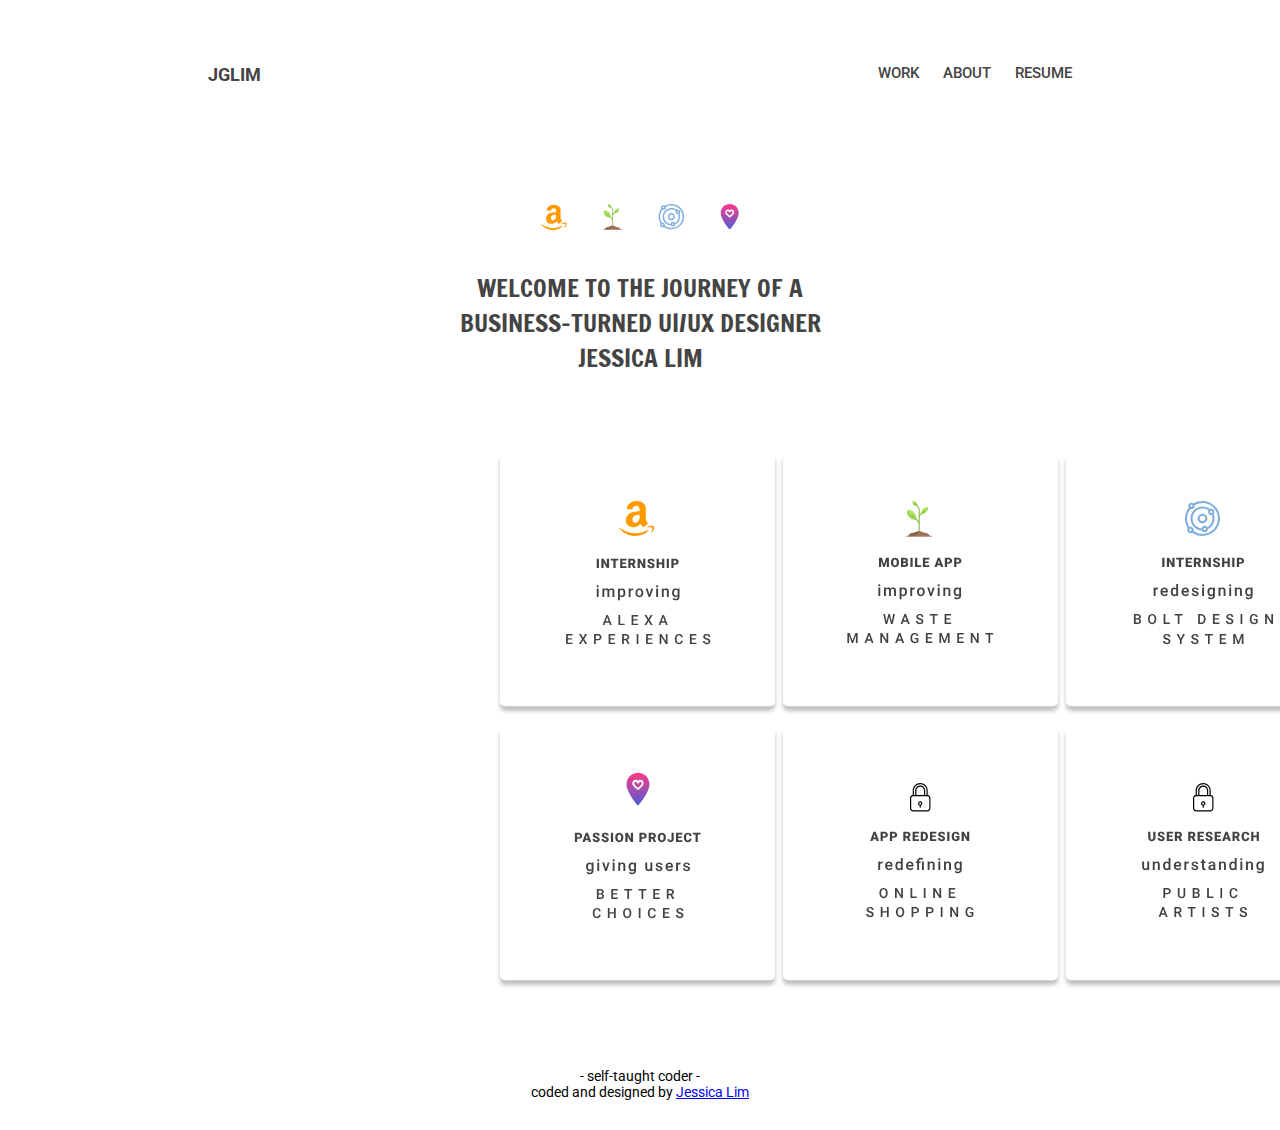
<file: index.html>
<!DOCTYPE html>
<html lang="en">
<head>
    <meta charset="UTF-8">
    <meta name="viewport" content="width=device-width, initial-scale=1.0">
    <title>jglim</title>
    <!-- <link rel="stylesheet" href="https://stackpath.bootstrapcdn.com/bootstrap/4.3.1/css/bootstrap.min.css" integrity="sha384-ggOyR0iXCbMQv3Xipma34MD+dH/1fQ784/j6cY/iJTQUOhcWr7x9JvoRxT2MZw1T" crossorigin="anonymous"> -->
    <link rel="stylesheet" href="index.css">
    <link href="https://fonts.googleapis.com/css2?family=Francois+One&family=Roboto:ital,wght@0,100;0,300;0,400;0,500;0,700;0,900;1,100;1,300;1,400;1,500;1,700;1,900&display=swap" rel="stylesheet">    
    <link rel="shortcut icon" type="image/svg" href="images/Group 247.svg">
</head> 
<body>


<header> 
    <a href="index.html" class="title">
        JGLIM
    </a>
        
    <nav>
        <a href="index.html#works" class="navbutton">WORK</a>
        <a href="about.html" class="navbutton">ABOUT</a>
        <a href="Jessica_Lim_Resume.pdf" target="_blank" class="navbutton">RESUME</a>
    </nav>
</header>

<br><br><br>

<img src="images/index_icons.svg" alt="" class="center">

<div class="intro">
    welcome to the journey of a business-turned UI/UX designer Jessica Lim
</div>


 

<div class="display">
    <div class="amazonwork">
        <a href="amazon.html">
            <img id="img0" onmouseover="newamazon()" onmouseout="amazon()" src="images/Group_298.svg">
        </a>
    </div>

    <div class="trashtalkwork">
        <a href="trashtalk.html">
            <img id= "img1" onmouseover="newtrashtalk()" onmouseout="trashtalk()" src="images/Group_288.svg"/>
        </a>
    </div>

    <div class="pegawork">
        <a href="pegasystems.html">
            <img id= "img2" onmouseover="newpega()" onmouseout="pega()" src="images/Group_289.svg"/>
        </a>
    </div>

</div>


<div id="works" class="line2">
    <div class="douwork">
        <a href="dou.html">
            <img id= "img3" onmouseover="newdou()" onmouseout="dou()" src="images/Group_287.svg"/>
        </a>
    </div>
    <div class="publicart">
            <img src="images/redesign.svg" alt="uniqlo redesign">
    </div>
    <div class="uniqlo">
            <img src="images/Group 291.svg" alt="public art">
    </div>
</div>

<footer>
    <p>
        - self-taught coder -
        <br>coded and designed by 
        <a href="about.html" class="link">Jessica Lim</a>
    </p>
</footer>
<script src="index.js"></script>
</body>
</file>
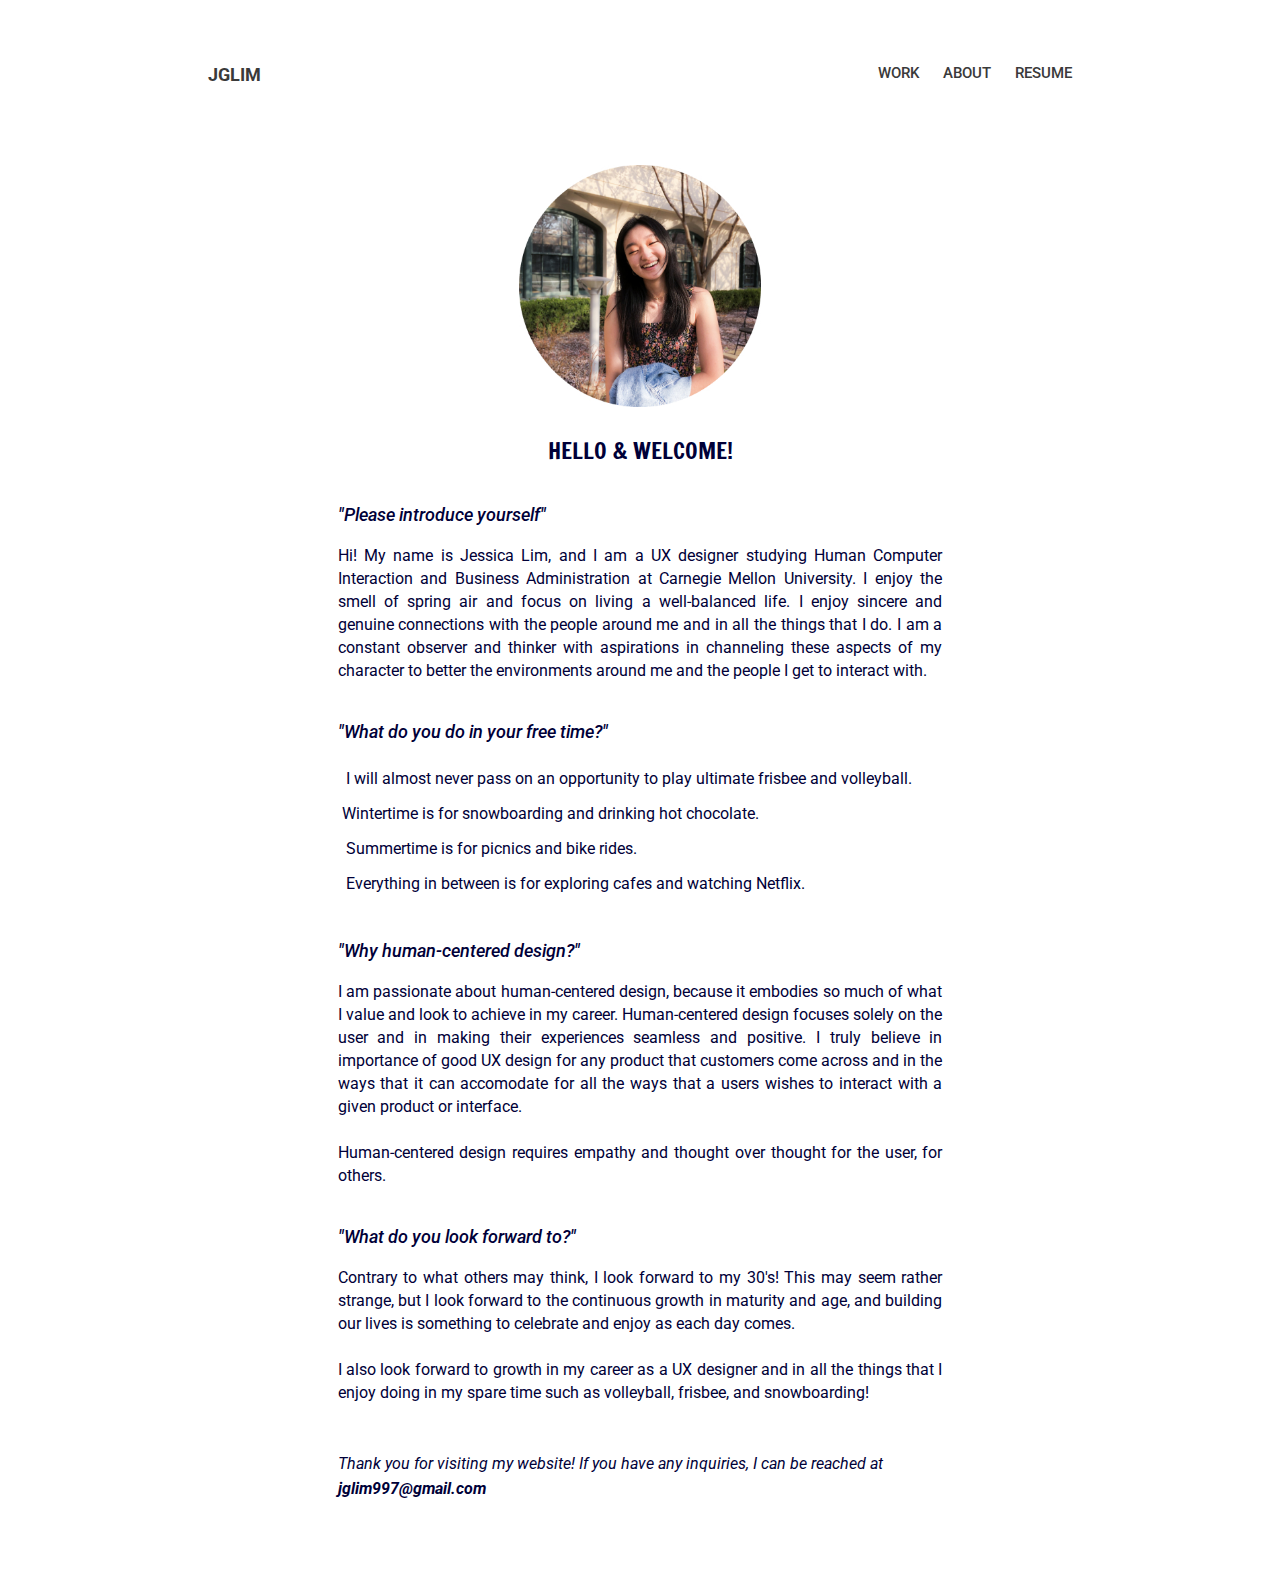
<file: about.html>
<!DOCTYPE html>
<html lang="en">
<head>
    <meta charset="UTF-8">
    <meta name="viewport" content="width=device-width, initial-scale=1.0">
    <title>About</title>
    <link rel="stylesheet" href="about.css">
    <link href="https://fonts.googleapis.com/css2?family=Francois+One&family=Roboto:ital,wght@0,100;0,300;0,400;0,500;0,700;0,900;1,100;1,300;1,400;1,500;1,700;1,900&display=swap" rel="stylesheet">    
    <link rel="shortcut icon" type="image/svg" href="images/Group 247.svg">
    <link rel="shortcut icon" type="image/svg" href="images/Group 247.svg">
    <link href="https://emoji-css.afeld.me/emoji.css" rel="stylesheet">
</head>

<body>

    <header> 
        <a href="index.html" class="logo">
            JGLIM
        </a>
            
        <nav>
            <a href="index.html#works" class="navbutton">WORK</a>
            <a href="about.html" class="navbutton">ABOUT</a>
            <a href="Jessica_Lim_Resume.pdf" target="_blank" class="navbutton">RESUME</a>
        </nav>
    </header>

    <div class="me">
        <img src="images/jgl.jpg" class="center" alt="">
    </div>
    
    <div class="intro">

        <div class="aboutme">
            <div class="bonjour">
                Hello & Welcome!
            </div>
            <p>"Please introduce yourself"</p>
            <h1>Hi! My name is Jessica Lim, and I am a UX designer studying Human Computer Interaction
            and Business Administration at Carnegie Mellon University. I enjoy the smell of spring air and
            focus on living a well-balanced life. I enjoy sincere and genuine connections with the people around me 
            and in all the things that I do. I am a constant observer and thinker with aspirations in channeling these aspects of my
            character to better the environments around me and the people I get to interact with. 
            </h1>
            
            <p>"What do you do in your free time?"</p>
            <i class="em em-volleyball" aria-role="presentation" aria-label="VOLLEYBALL"></i>&nbsp;&nbsp;I will almost never pass on an opportunity to play ultimate frisbee and volleyball. <br>
            <i class="em em-snowboarder" aria-role="presentation" aria-label="SNOWBOARDER"></i> &nbsp;Wintertime is for snowboarding and drinking hot chocolate.<br>
            <i class="em em-sunrise_over_mountains" aria-role="presentation" aria-label="SUNRISE OVER MOUNTAINS"></i>&nbsp; Summertime is for picnics and bike rides. <br>
            <i class="em em-coffee" aria-role="presentation" aria-label="HOT BEVERAGE"></i>&nbsp; Everything in between is for exploring cafes and watching Netflix.

            <p>"Why human-centered design?"</p>
            <h1>I am passionate about human-centered design, because it embodies so much of what I value and look to achieve in my career.
                Human-centered design focuses solely on the user and in making their experiences seamless and positive. I truly believe in
                importance of good UX design for any product that customers come across and in the ways that it can accomodate for all the 
                ways that a users wishes to interact with a given product or interface. 
                <br><br>Human-centered design requires empathy and thought over thought for the user, for others.
            </h1>

            <p>"What do you look forward to?"</p>
            <h1>Contrary to what others may think, I look forward to my 30's! This may seem rather strange, but I look 
                forward to the continuous growth in maturity and age, and building our lives is something to celebrate
                and enjoy as each day comes. <br><br>
                I also look forward to growth in my career as a UX designer and in all the things that I enjoy doing in my spare time 
                such as volleyball, frisbee, and snowboarding!
            </h1>

        </div><br><br>
        <div class="ending">
            Thank you for visiting my website! If you have any inquiries, I can be reached at <b>jglim997@gmail.com</b>

        </div>
    <br>
    </div>
    <!-- I am passionate about human-centered design
            because it allows me to utilize my creative abilities to create for a better world. My knowledge of the characteristics and problems
            of the business world as well as changing trends add substantial value
            to the impact of my work. -->
</body>
</file>
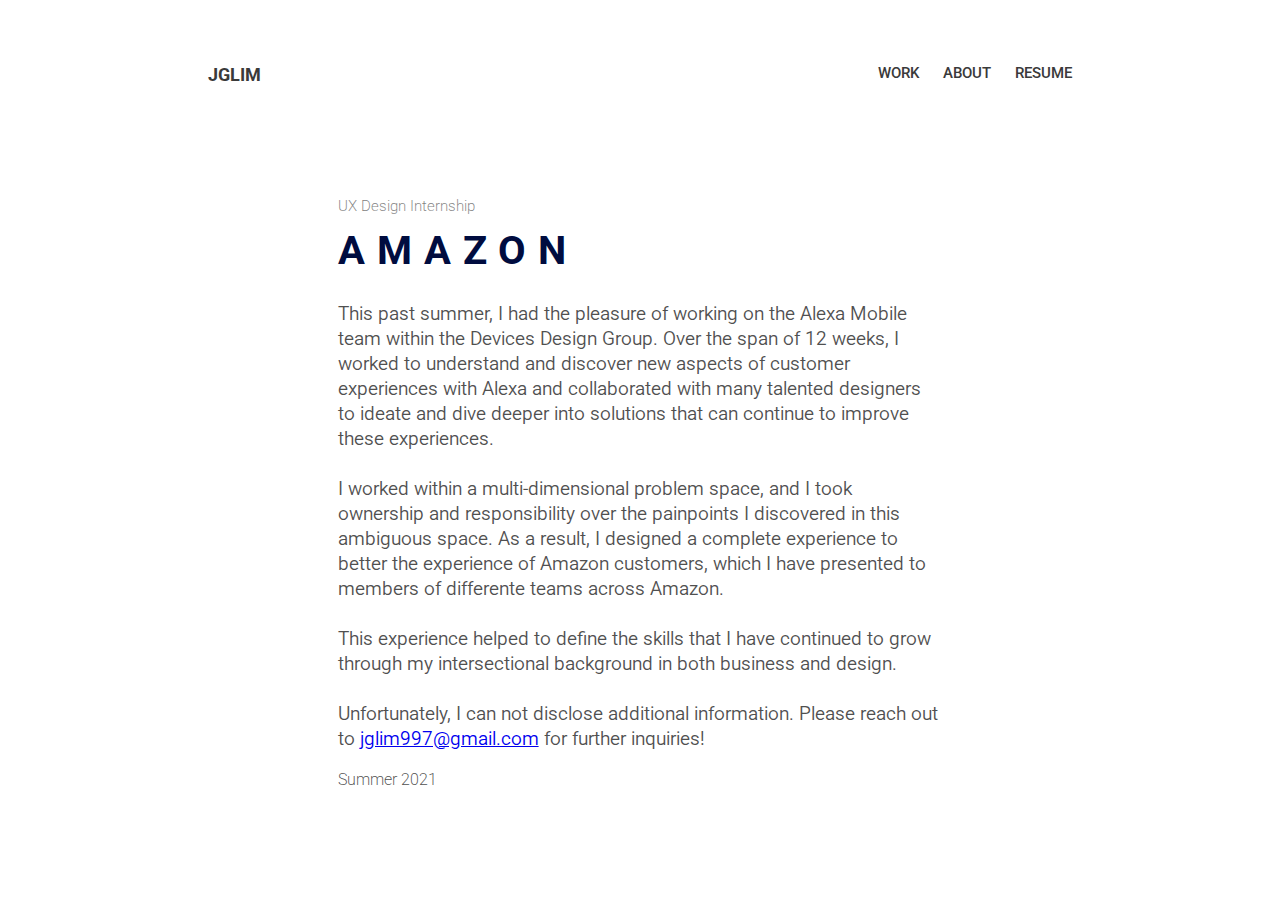
<file: amazon.html>
<!DOCTYPE html>
<html lang="en">
<head>
    <meta charset="UTF-8">
    <meta name="viewport" content="width=device-width, initial-scale=1.0">
    <title>jglim</title>
    <link rel="stylesheet" href="pegasystems.css">
    <link href="https://fonts.googleapis.com/css2?family=Francois+One&family=Roboto:ital,wght@0,100;0,300;0,400;0,500;0,700;0,900;1,100;1,300;1,400;1,500;1,700;1,900&display=swap" rel="stylesheet">    
    <link rel="shortcut icon" type="image/svg" href="images/Group 247.svg">
</head> 
<body>
    <header> 
        <a href="index.html" class="logo">
            JGLIM
        </a>
            
        <nav>
            <a href="index.html#works" class="navbutton">WORK</a>
            <a href="about.html" class="navbutton">ABOUT</a>
            <a href="Jessica_Lim_Resume.pdf" target="_blank" class="navbutton">RESUME</a>
        </nav>
    </header>
    <div class="title">
        <h6>
            UX Design Internship 
        </h6>
        <h1>
            AMAZON 
        </h1>
        
        <h2>
            This past summer, I had the pleasure of working on the Alexa Mobile team
            within the Devices Design Group. Over the span of 12 weeks, I worked to understand and 
            discover new aspects of customer experiences with Alexa and collaborated with many talented designers
            to ideate and dive deeper into solutions that can continue to improve these
            experiences. 
            <br><br>I worked within a multi-dimensional problem space, and I took ownership and responsibility over the painpoints I discovered in this ambiguous space.
            As a result, I designed a complete experience to better the experience of Amazon customers, which I have presented to members of differente teams across Amazon. 
            <br><br>This experience helped to define the skills that I have continued to grow through my intersectional background in both business and design.
            <br><br>Unfortunately, I can not disclose additional information. 
            Please reach out to <a href="jglim997@gmail.com">jglim997@gmail.com</a> for further inquiries!
            
        </h2>
        <h3>
            Summer 2021
        </h3>
    </div>
</body>
</file>
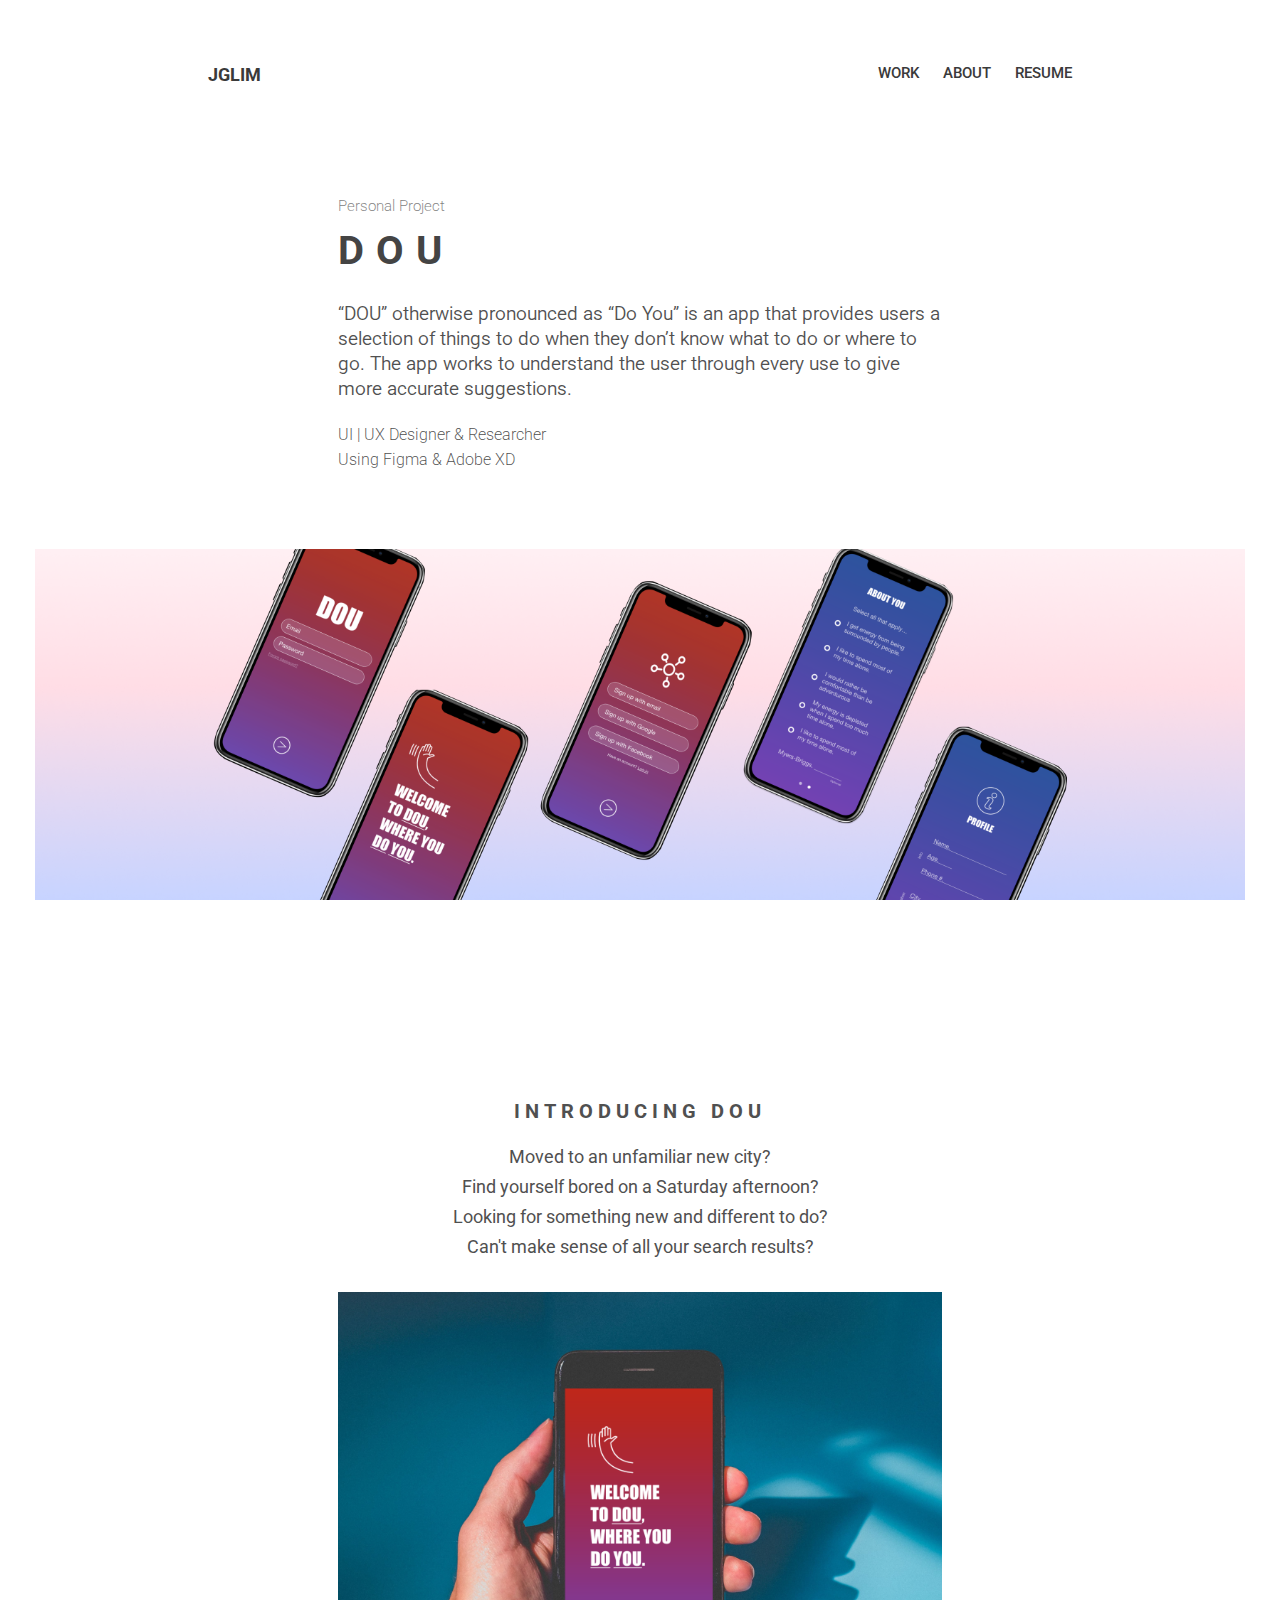
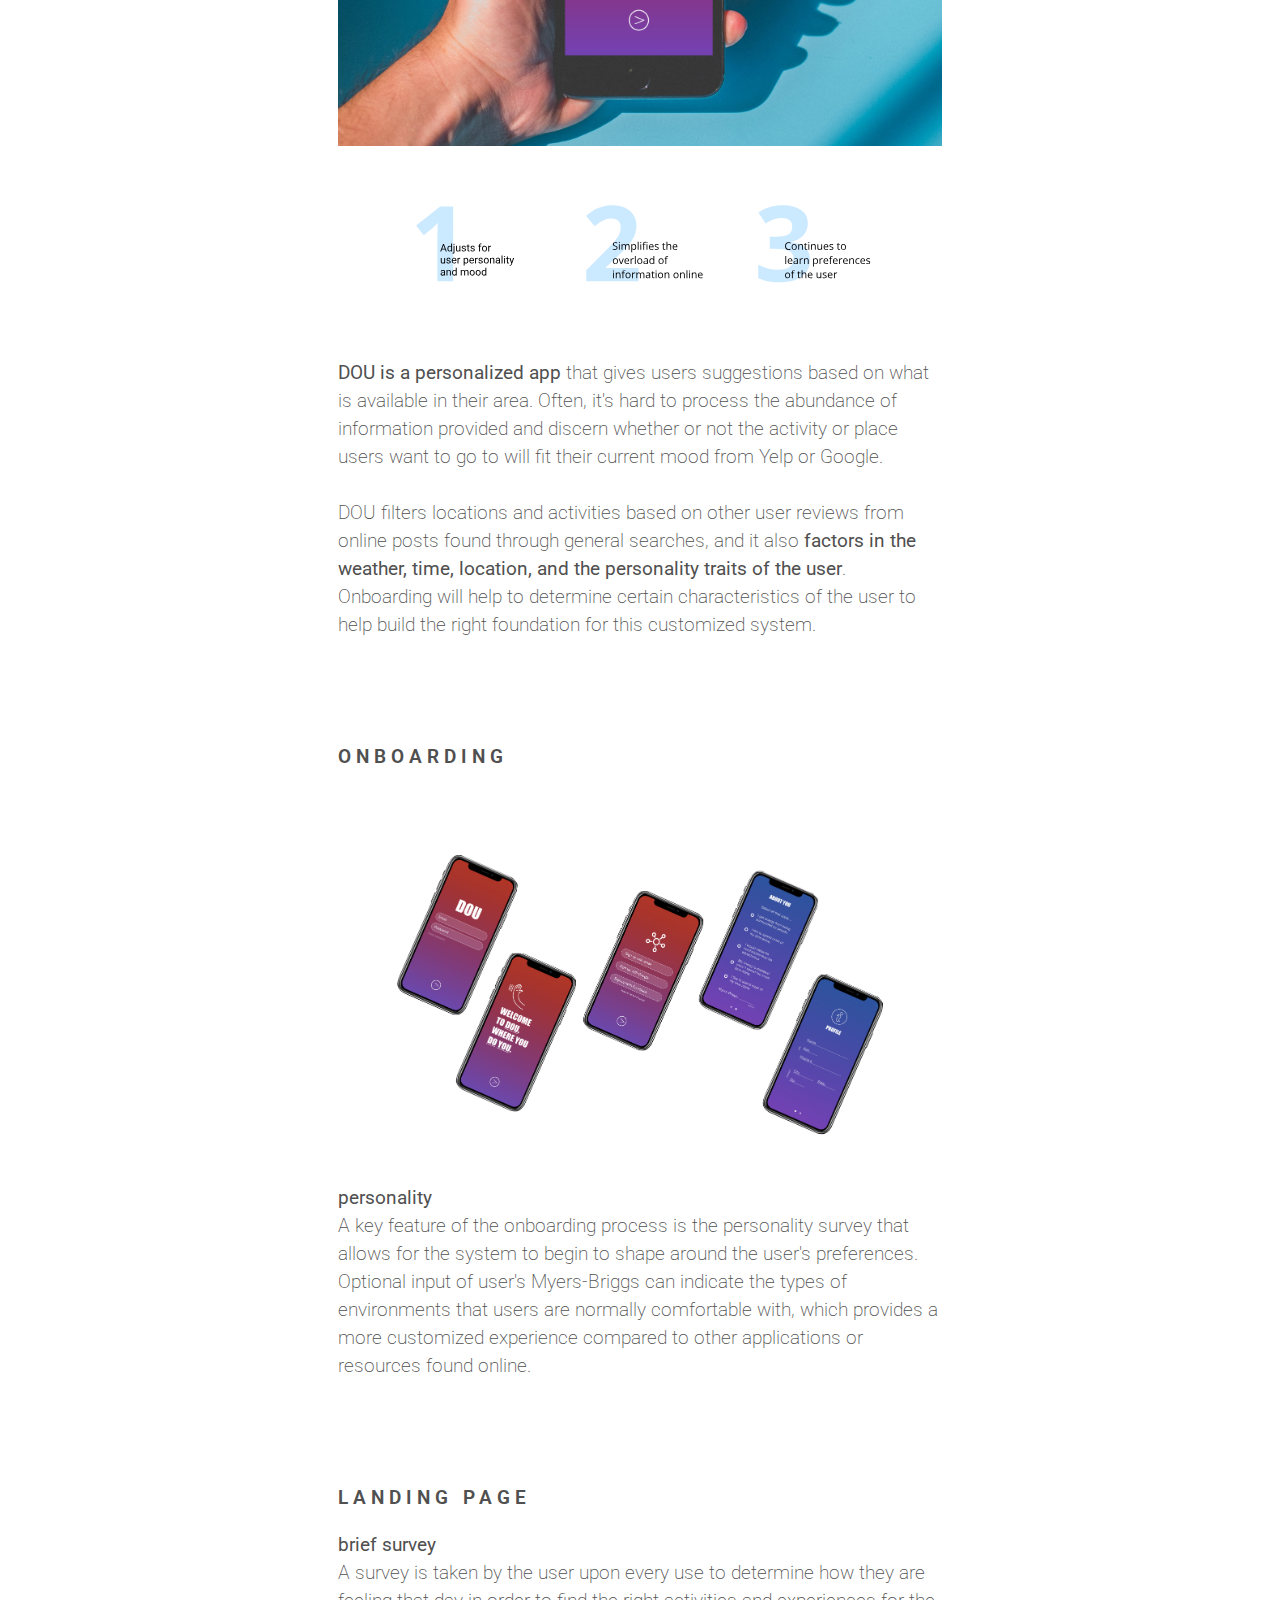
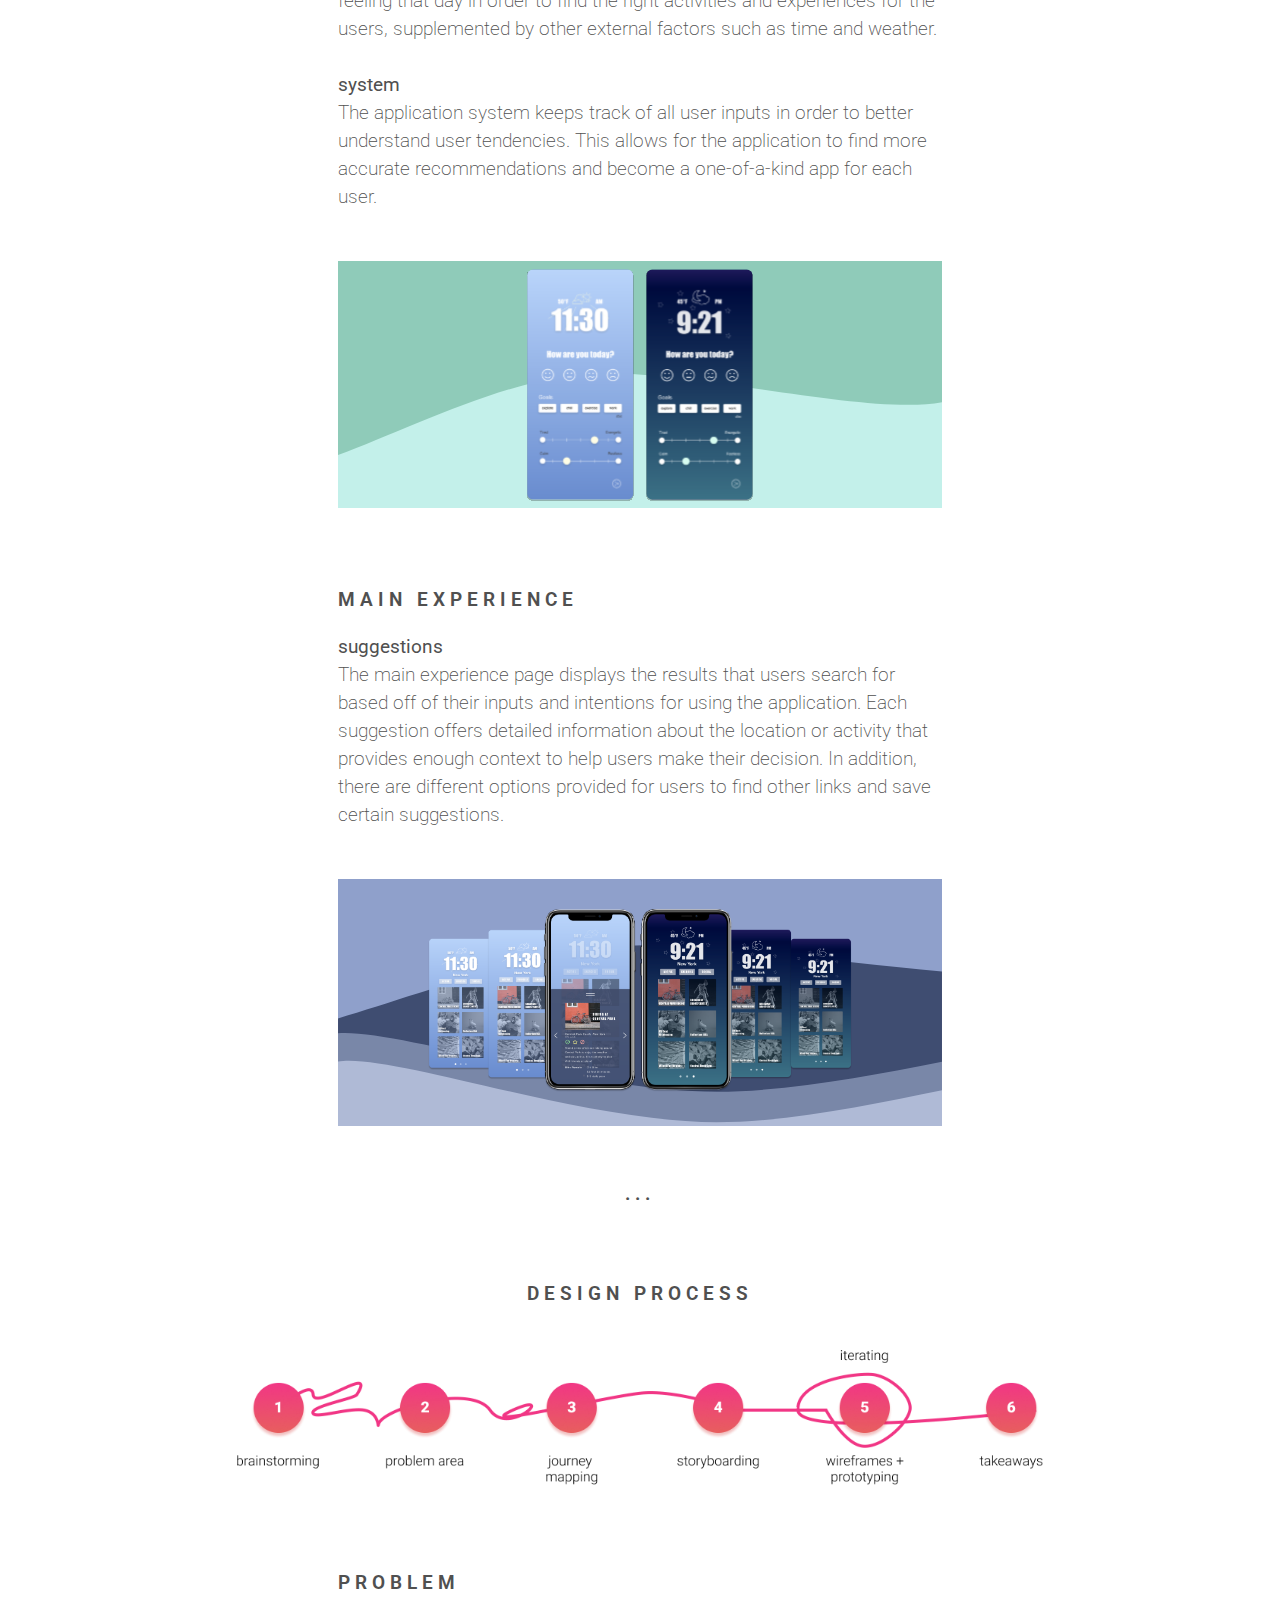
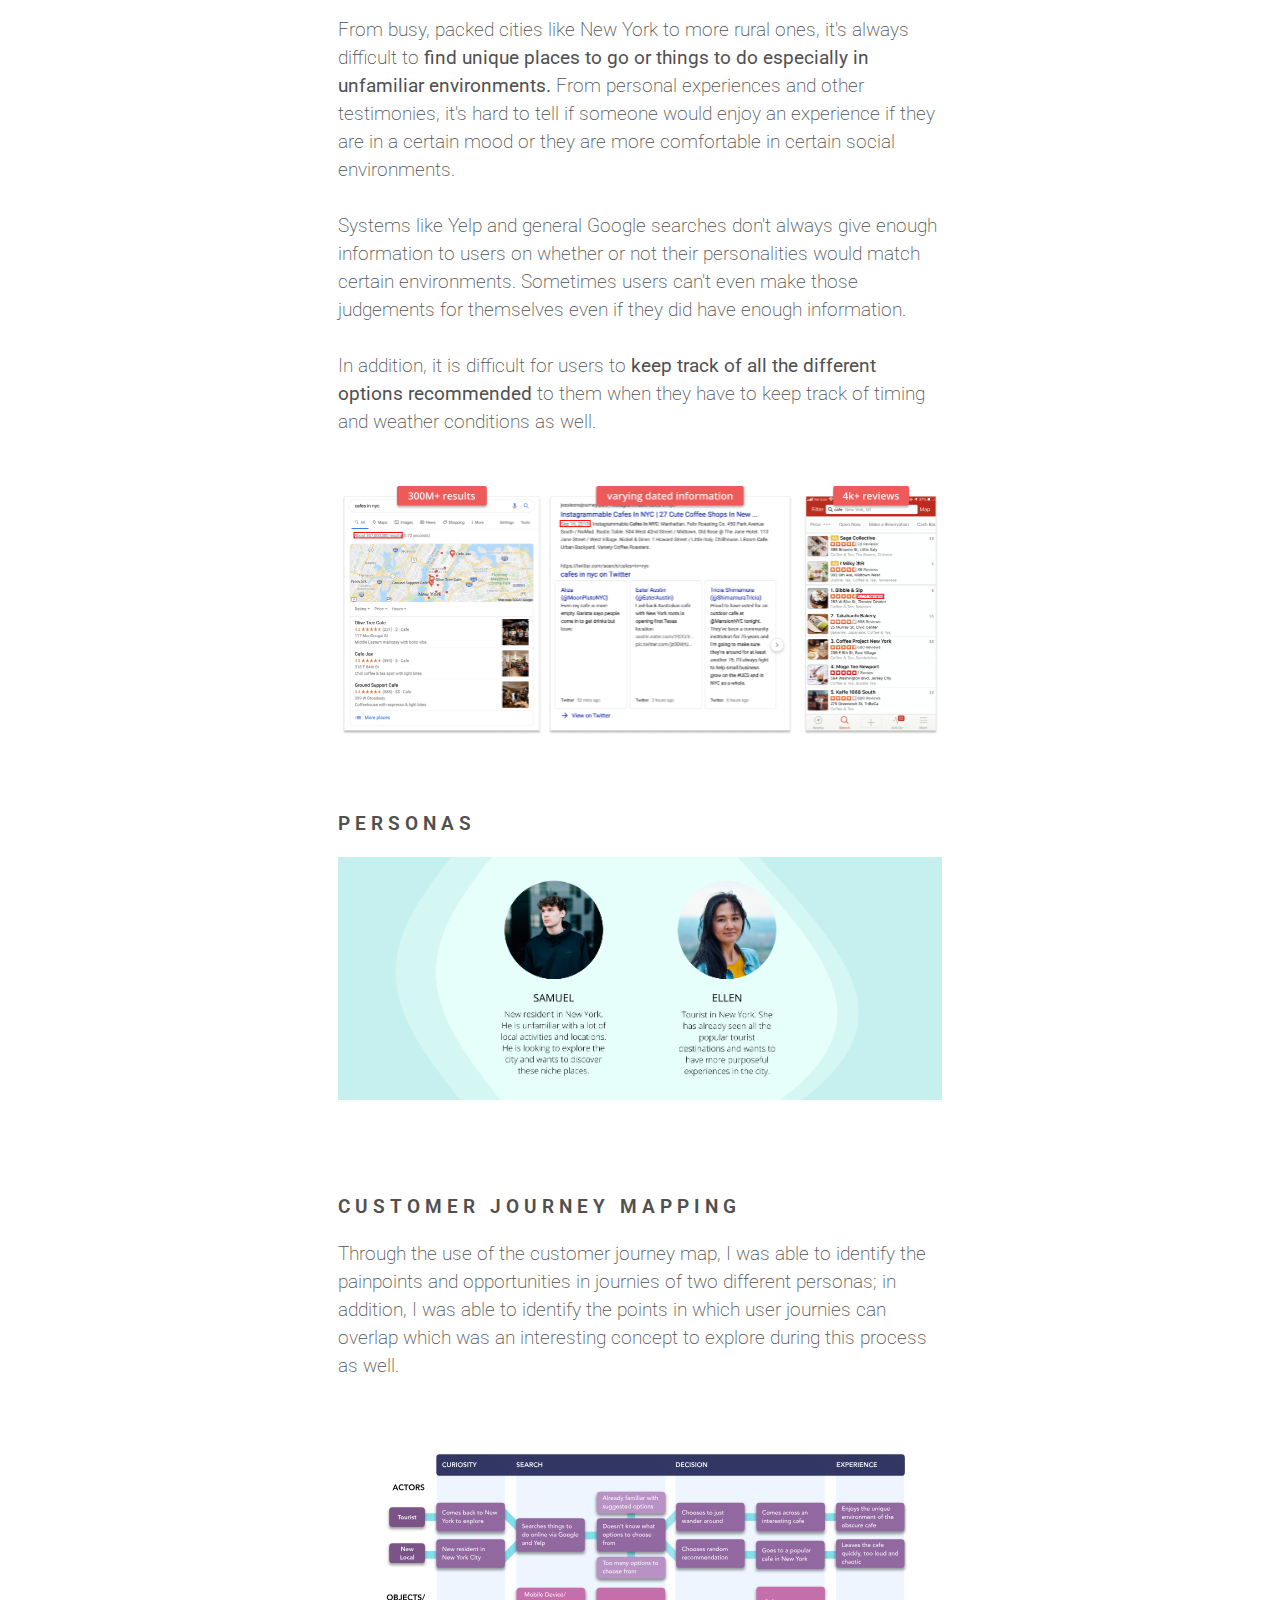
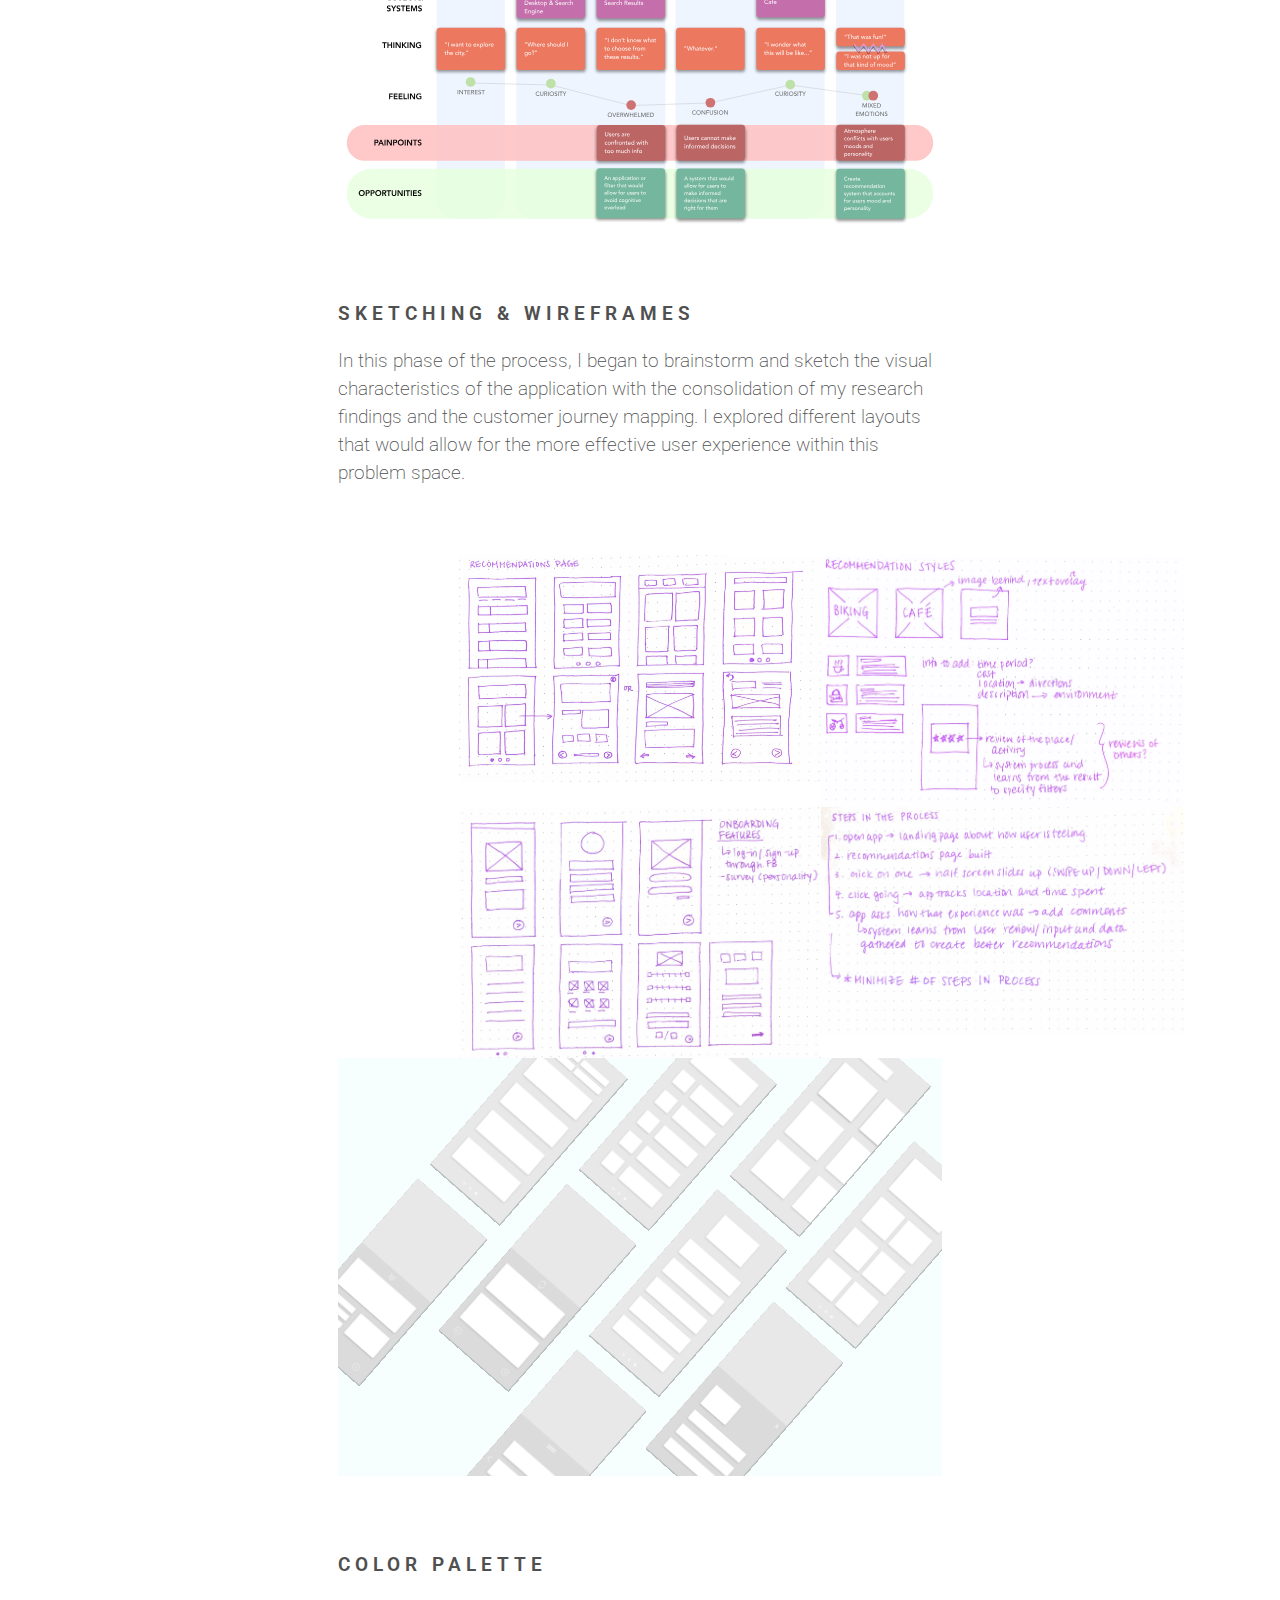
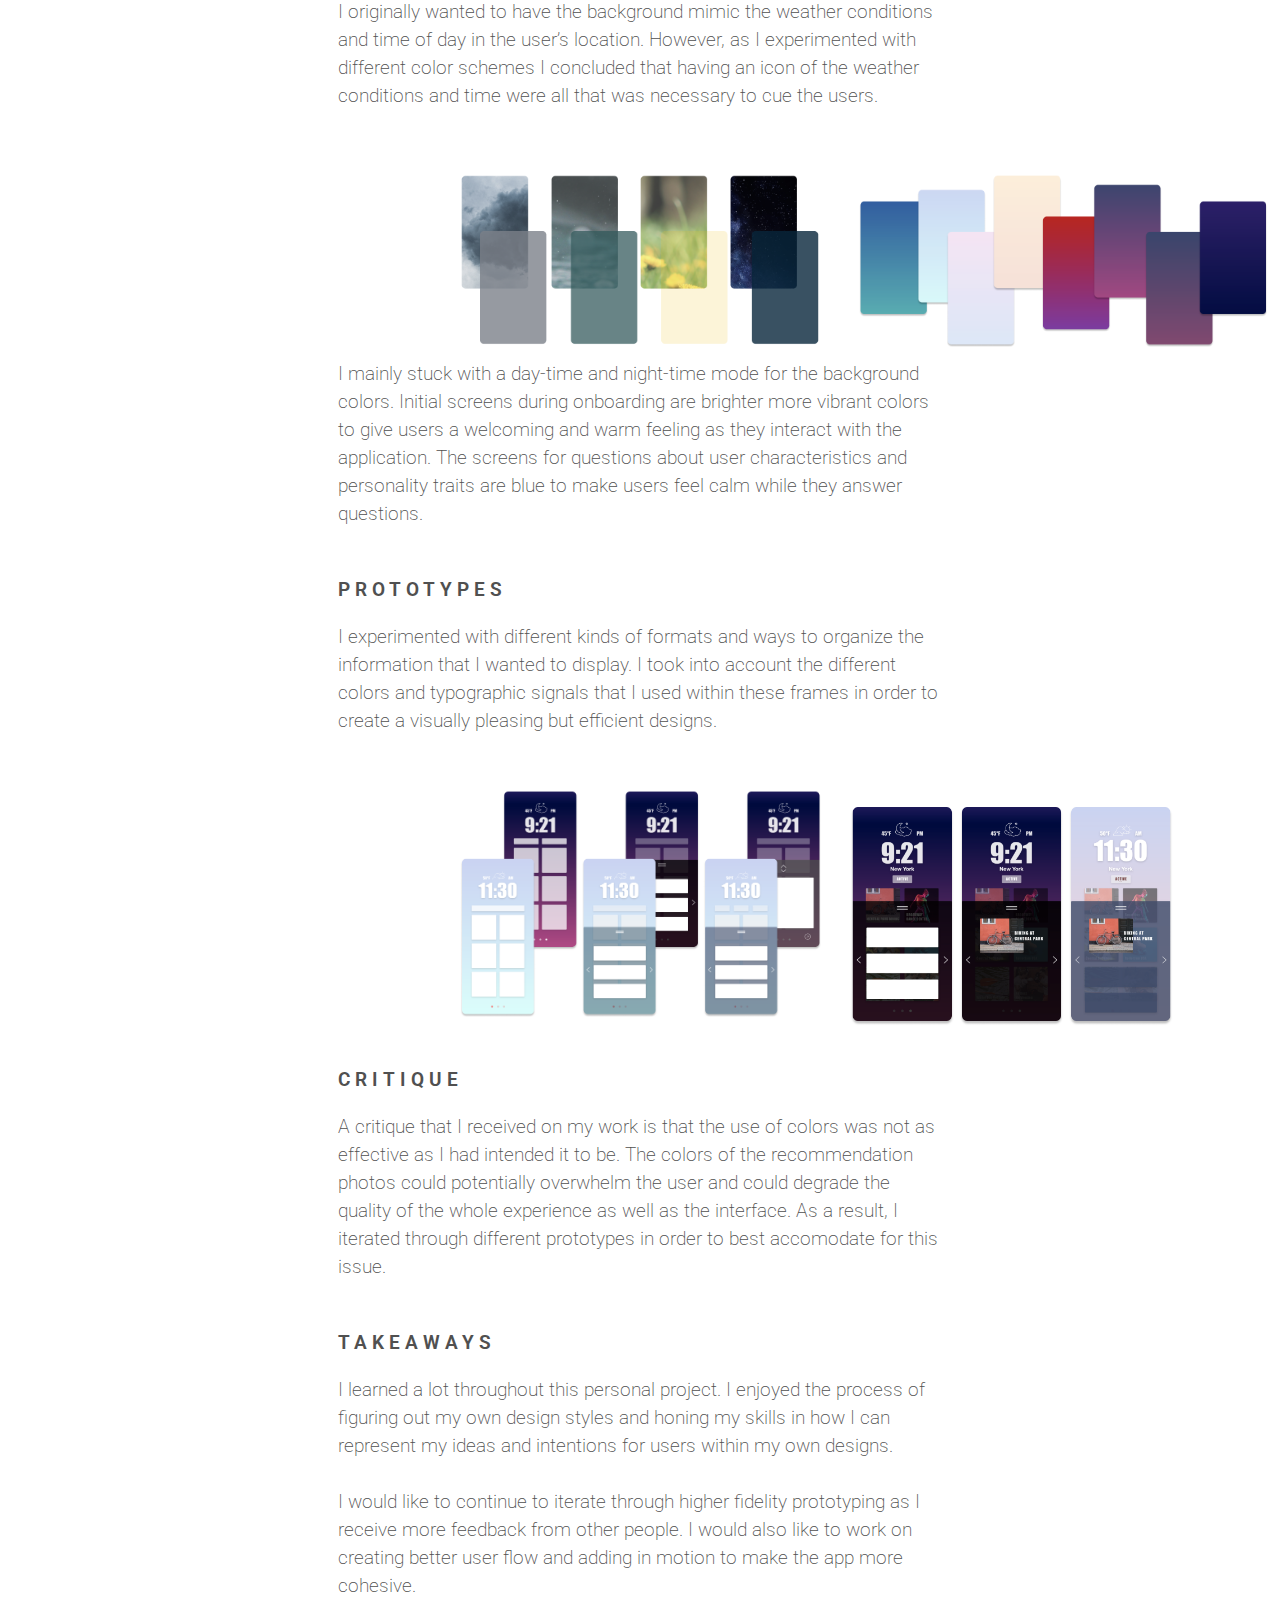
<file: dou.html>
<!DOCTYPE html>
<html lang="en">
<head>
    <meta charset="UTF-8">
    <meta name="viewport" content="width=device-width, initial-scale=1.0">
    <title>DOU</title>
    <link rel="stylesheet" href="dou.css">
    <link href="https://fonts.googleapis.com/css2?family=Lobster&family=Roboto:ital,wght@0,100;0,300;0,400;0,500;0,700;0,900;1,100;1,300;1,400;1,500;1,700;1,900&display=swap" rel="stylesheet">
    <!-- <link href="https://emoji-css.afeld.me/emoji.css" rel="stylesheet"> -->
    <link rel="shortcut icon" type="image/svg" href="images/Group 247.svg">

    
</head>
<body>

    <header> 
        <a href="index.html" class="logo">
            JGLIM
        </a>
            
        <nav>
            <a href="index.html#works" class="navbutton">WORK</a>
            <a href="about.html" class="navbutton">ABOUT</a>
            <a href="Jessica_Lim_Resume.pdf" target="_blank" class="navbutton">RESUME</a>
        </nav>
    </header>

    <div class="text">
        <h6>
            Personal Project 
            
        </h6>
        
        
        <h1>
            DOU 
        </h1>
        <h2>
            “DOU” otherwise pronounced as “Do You” is an app that provides users a selection of things to do when they don’t know what to do or where to go. The app works to understand the user through every use to give more accurate suggestions. 
            
        </h2>
        <h4>
            UI | UX Designer & Researcher
            
            <br>Using Figma & Adobe XD<br>
            <!-- Spring 2019 -->
        </h4>
    </div>
    <br><br>
    <div class="photo"></div>

    <div class="intro">
        <div class="tt">Introducing DOU</div>  <br>
        <div class="q">
            Moved to an unfamiliar new city?
            <br>Find yourself bored on a Saturday afternoon?
            <br>Looking for something new and different to do?
            <br>Can't make sense of all your search results?
        </div>
        <img src="images/Frame 27.png" width="100%" alt="">

        <br><br>
        <img src="images/reasons.svg" width="100%" alt="">
        <br><br>
        <p>
            <b>DOU is a personalized app</b> that gives users suggestions based on what is available in their area. 
            Often, it's hard to process the abundance of information provided and discern whether or not the activity
            or place users want to go to will fit their current mood from Yelp or Google. <br><br>DOU filters locations 
            and activities based on other user reviews from online posts found through general searches, and it 
            also <b>factors in the weather, time, location, and the personality traits of the user</b>. Onboarding will help to
            determine certain characteristics of the user to help build the right foundation for this customized system.
        </p>


        <br><br>
        <h3>
        ONBOARDING
        </h3><br><br><br>
        <img src="images/Frame 31.png" width="100%" alt=""><br><br>
        <p>
        <b>personality</b><br>
        A key feature of the onboarding process is the personality survey that allows for the system to begin to shape around the 
        user's preferences. Optional input of user's Myers-Briggs can indicate the types of environments that users are normally comfortable with, 
        which provides a more customized experience compared to other applications or resources found online. 
        </p>
        <br><br>
        <h3>LANDING PAGE</h3>
        <p>
            <b>brief survey</b>
            <br>
            A survey is taken by the user upon every use to determine how they are feeling that day in order to find the right activities 
            and experiences for the users, supplemented by other external factors such as time and weather.
            <br><br>
            <b>system</b>
            <br>
            The application system keeps track of all user inputs in order to better understand user tendencies. This allows for the application
            to find more accurate recommendations and become a one-of-a-kind app for each user. 
        </p>
        <img src="images/MacBook - 23.svg" width="100%" alt="">

        <br><br><br><br>
        <h3>MAIN EXPERIENCE</h3>
        <p>
            <b>suggestions</b><br>
            The main experience page displays the results that users search for based off of their inputs and intentions for using the application.
            Each suggestion offers detailed information about the location or activity that provides enough context to help users make their decision.
            In addition, there are different options provided for users to find other links and save certain suggestions. 
        </p>
        <div class="exp">
            <img src="images/Group 104.png" width="100%" alt="">
        </div>
    

    </div>
    


    <br><br>
    <div class="process">
        <h3>
            ...<br>
            <br><br><br>
            DESIGN PROCESS
        </h3>
    </div>
    
    <img src="images/Desktop - 58.png" width="100%" alt="">
    <div class="rest">
        <h3>
            PROBLEM
        </h3>
        <p>
            From busy, packed cities like New York to more rural ones, it's always difficult to <b>find unique places to go or things to do especially in unfamiliar environments.</b>
            From personal experiences and other testimonies, it's hard to tell if someone would enjoy an experience if they are in a certain mood or they are more comfortable
            in certain social environments. 
            <br><br>
            Systems like Yelp and general Google searches don't always give enough information to users on whether or not their personalities would match certain environments. 
            Sometimes users can't even make those judgements for themselves even if they did have enough information. <br><br>
            In addition, it is difficult for users to <b>keep track of all the different options recommended</b> to them when they have to keep track of timing and weather conditions as well. 
        </p>
        <img src="images/result.png" width="100%" alt=""><br><br><br><br>
        <!-- <h3>
            PAINPOINTS
        </h3> -->
        <!-- <div class="painpoints">
            <img src="images/doupp.png" width="100%" alt="">
        </div> -->
    
        <h3>
            PERSONAS
        </h3>
        <div class="pic">
            <img src="images/Personas.png" width="100%" alt="">
        </div>
        <br><br><br><br>

        <h3>
            CUSTOMER JOURNEY MAPPING
        </h3>
        <p>
            Through the use of the customer journey map, I was able to identify the painpoints and opportunities in journies of two different personas; in 
            addition, I was able to identify the points in which user journies can overlap which was an interesting concept to explore during this process as well.
        </p>
        <br>
        <img src="images/cjm.svg" width="100%" alt="">
        <br><br><br><br>
        <h3>
            SKETCHING & WIREFRAMES
        </h3>
        <p>
            In this phase of the process, I began to brainstorm and sketch the visual characteristics of the application with the 
            consolidation of my research findings and the customer journey mapping. I explored different layouts that would allow 
            for the more effective user experience within this problem space. 
        </p>
        <br>
        <div class="sketch">
            <img src="images/1.png" width="100%" height ="100%" alt="">
            <img src="images/2.png" width="100%" height ="100%" alt="">
            <br>
        </div>
        <br><br>
        <div class="s2">
            <img src="images/3.png" width="100%" height ="100%" alt="">
            <img src="images/4.png" width="100%" height ="100%" alt="">
        </div>
        <br><br>

        <img src="images/MacBook - 6.svg" width="100%" alt="">
        <br><br><br><br>

        <h3>
            COLOR PALETTE
        </h3>
        <p>
            I originally wanted to have the background mimic the weather conditions and time of day in the user’s location. 
            However, as I experimented with different color schemes I concluded that having an icon of the weather conditions and time were all that was necessary to cue the users. 

        </p>
        <div class="colors">
            <img src="images/weather.png" width="100%" height ="100%" alt="">
            <img src="images/palette.png" width="100%" height ="100%" alt="">
        </div>
        
        <p>
            
            <br>
            I mainly stuck with a day-time and night-time mode for the background colors. 
           
            Initial screens during onboarding are brighter more vibrant colors to give users a welcoming and warm feeling as they interact with the application. 
            
            The screens for questions about user characteristics and personality traits are blue to make users feel calm while they answer questions.


        </p>

        <h3>
            PROTOTYPES
        </h3>

    
        <p>
            I experimented with different kinds of formats and ways to organize the information that I wanted to display. 
            I took into account the different colors and typographic signals that I used within these frames in order to create a visually pleasing but efficient designs.
        </p>

        <div class="prototypes">
            <img src="images/Frame 18.png" width="100%" height ="100%" alt="">
            <img src="images/MacBook - 5.png" width="98%" height ="100%" alt="">
        </div>
        <br><br>


        <h3>
            CRITIQUE
        </h3>
        <p>
            A critique that I received on my work is that the use of colors was not as effective as I had intended it to be. The colors
            of the recommendation photos could potentially overwhelm the user and could degrade the quality of the whole experience
            as well as the interface. As a result, I iterated through different prototypes in order to best accomodate for this issue. 
        </p>
        
        <h3>
            TAKEAWAYS
        </h3>
        <p>
            I learned a lot throughout this personal project. I enjoyed the process of figuring out my own
            design styles and honing my skills in how I can represent my ideas and intentions for users within my own designs.
            <br><br>
            I would like to continue to iterate through higher fidelity prototyping as I receive more feedback from other people.
            I would also like to work on creating better user flow and adding in motion to make the app more cohesive.
        </p>
    </div>
    
    <!-- <footer>
        
            ~ always a work in progress ~
            <br>coded and designed by jessica lim
        
    </footer> -->


</body>
</file>
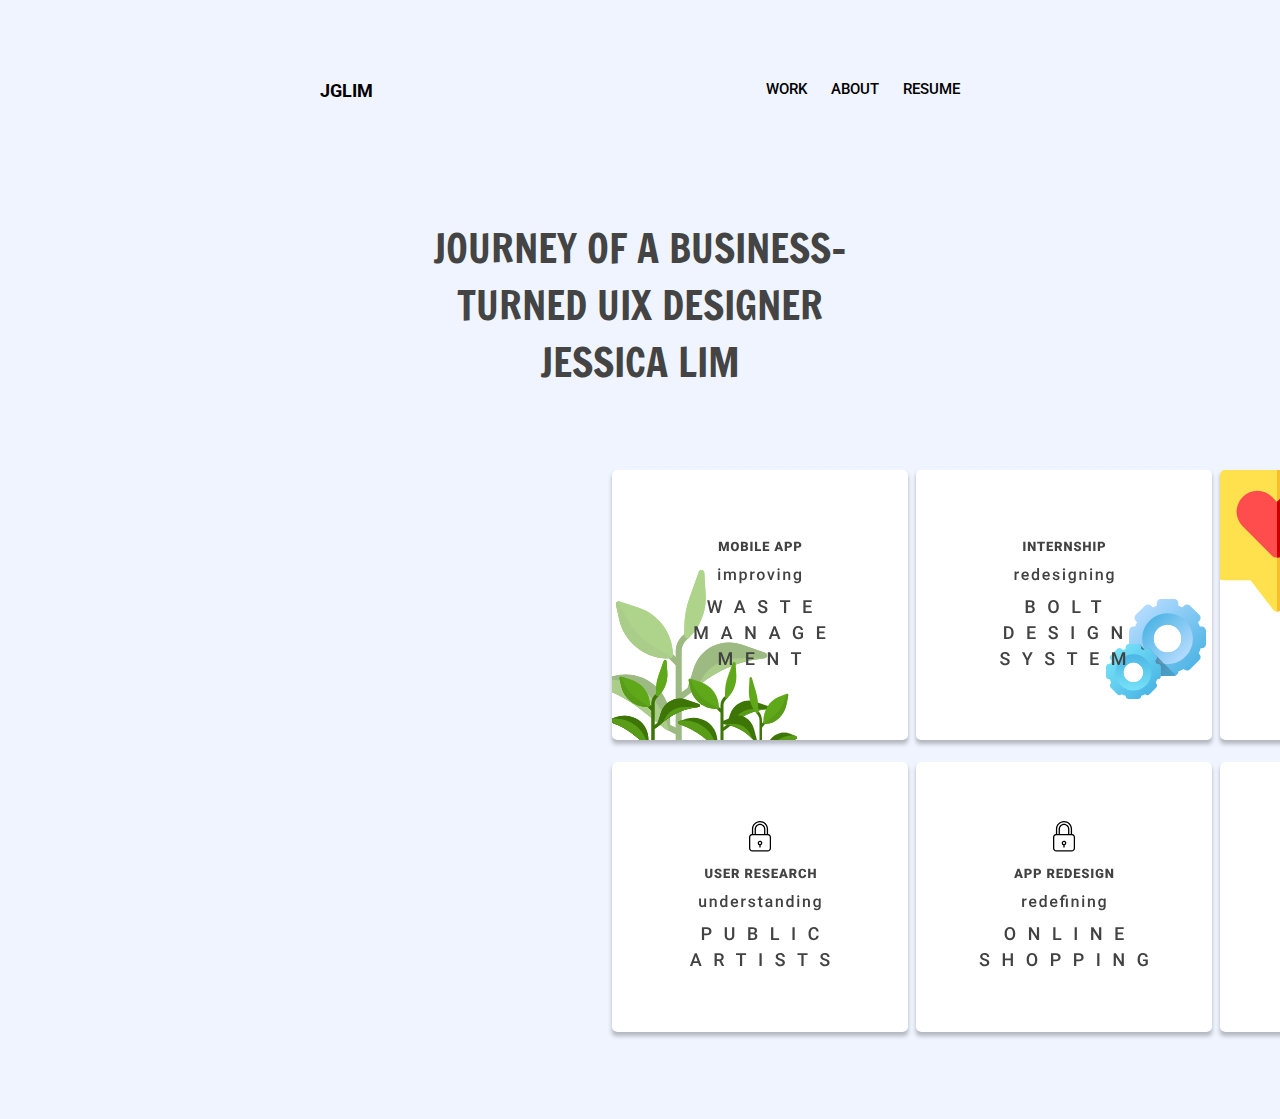
<file: indexlight.html>
<!DOCTYPE html>
<html lang="en">
<head>
    <meta charset="UTF-8">
    <meta name="viewport" content="width=device-width, initial-scale=1.0">
    <title>jglim</title>
    <link rel="stylesheet" href="indexlight.css">
    <link href="https://fonts.googleapis.com/css2?family=Francois+One&family=Roboto:ital,wght@0,100;0,300;0,400;0,500;0,700;0,900;1,100;1,300;1,400;1,500;1,700;1,900&display=swap" rel="stylesheet">    <link rel="shortcut icon" type="image/svg" href="images/Group 247.svg">
</head> 
<body>

<header> 
    <a href="index.html" class="title">
        JGLIM
    </a>
        
    <nav>
        <a href="index.html#works" class="navbutton">WORK</a>
        <a href="about.html" class="navbutton">ABOUT</a>
        <a href="Jessica_Lim_Resume.pdf" target="_blank" class="navbutton">RESUME</a>
    </nav>
</header>

<!-- <nav>
    <a href="index.html#works" class="navbutton">WORK</a>
    <a href="about.html" class="navbutton">ABOUT</a>
    <a href="Jessica_Lim_Resume.pdf" target="_blank" class="navbutton">RESUME</a>

</nav> -->

<br>
<div class="intro">
    journey of a business-turned UIX designer Jessica Lim
</div>

<div class="display">
    <div class="trashtalkwork">
        <a href="trashtalk.html">
            <!-- <img src="images/Group 193.svg" alt="trashtalk"> -->
            <img id= "img1" onmouseover="newtrashtalk()" onmouseout="trashtalk()" src="images/Frame 4.svg"/>
            <!-- group 193 is original, or 200 -->
        </a>
    </div>

    <div class="pegawork">
        <a href="pegasystems.html">
            <!-- <img src="images/Group 194.svg" alt="pegasystems"> -->
            <!-- <img id= "img2" onmouseover="newpega()" onmouseout="pega()" src="images/Group 211.svg"/> -->
            <img id= "img2" onmouseover="newpega()" onmouseout="pega()" src="images/Frame 8.svg"/>

        </a>
    </div>

    <div class="douwork">
        <a href="dou.html">
            <!-- <img src="images/Group 200.svg" alt="dou"> -->
            <!-- <img src="images/Group 231.svg" alt="dou"> -->
            <img id= "img3" onmouseover="newdou()" onmouseout="dou()" src="images/Frame 9.svg"/>



        </a>
    </div>
</div>


<div id="works" class="line2">
    <div class="publicart">
        <!-- <a href="#"> -->
            <img src="images/Frame 12.svg" alt="public art">
        <!-- </a> -->
    </div>
    <div class="uniqlo">
        <!-- <a href="#"> -->
            <img src="images/Frame 11.svg" alt="uniqlo redesign">
        <!-- </a> -->
    </div>
    <div class="why red">
        <!-- <a href="#"> -->
            <!-- <img src="images/more to come.svg" alt="why red"> -->
            <img id= "img6" onmouseover="newred()" onmouseout="red()" src="images/Frame 13.svg"/>
        <!-- </a> -->
    </div>
</div>

<!-- <div class="grid-container">
    <div class="grid-item">
        <a href="trashtalk.html">
            <img id= "img1" onmouseover="newtrashtalk()" onmouseout="trashtalk()" src="images/Frame 4.svg"/>
        </a>
    </div>

    <div class="grid-item">
        <a href="pegasystems.html">
            <img id= "img1" onmouseover="newtrashtalk()" onmouseout="trashtalk()" src="images/pegasystems.svg"/>
        </a>
    </div>

    <div class="grid-item">
        <a href="dou.html">
            <img id= "img1" onmouseover="newtrashtalk()" onmouseout="trashtalk()" src="images/Frame 4.svg"/>
        </a>
    </div>

    <div class="grid-item">
        <img id= "img1" onmouseover="newtrashtalk()" onmouseout="trashtalk()" src="images/Frame 4.svg"/> 
    </div>
</div> -->


</body>
</file>
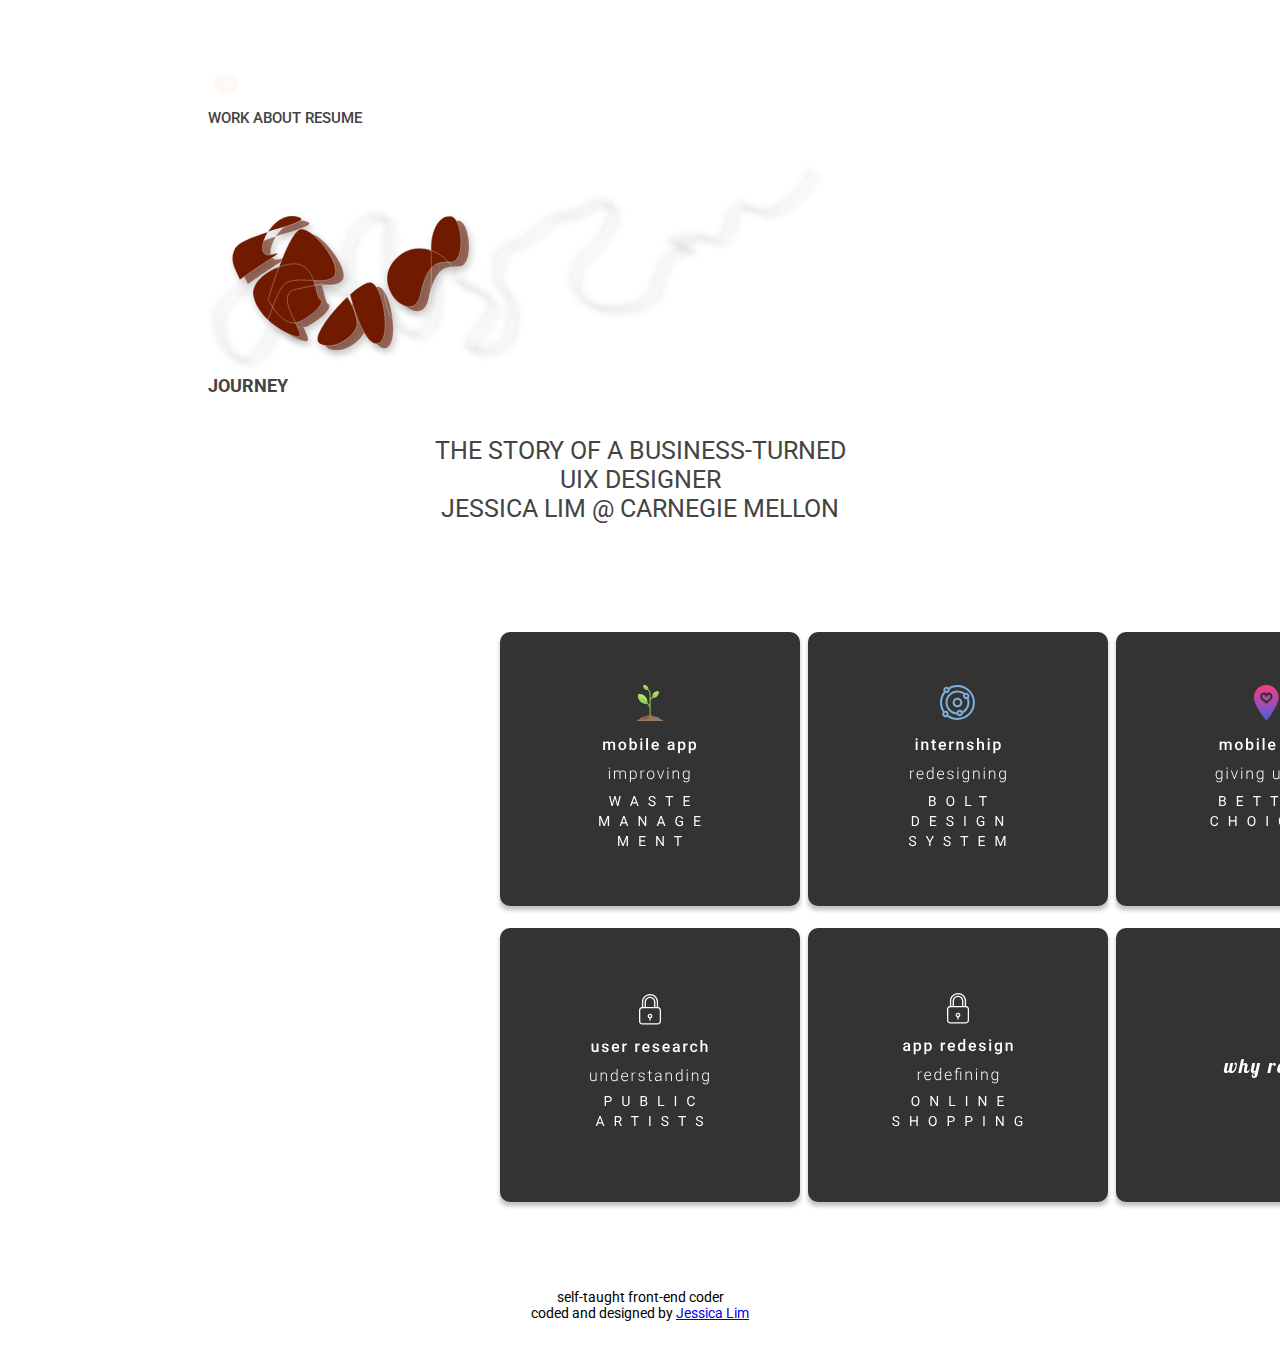
<file: past.html>
<!DOCTYPE html>
<html lang="en">
<head>
    <meta charset="UTF-8">
    <meta name="viewport" content="width=device-width, initial-scale=1.0">
    <title>jglim</title>
    <link rel="stylesheet" href="index.css">
    <link href="https://fonts.googleapis.com/css2?family=Lobster&family=Roboto:ital,wght@0,100;0,300;0,400;0,500;0,700;0,900;1,100;1,300;1,400;1,500;1,700;1,900&display=swap" rel="stylesheet">
    <link rel="shortcut icon" type="image/svg" href="images/Group 247.svg">
</head> 
<body>


    <header>
        
        <a href="index.html">
            <img src="images/Group 207.svg"  alt="peace">
        </a>
        
        <div class="navbar">
            <a href="index.html#works" class="navbutton">WORK</a>
            <a href="about.html" class="navbutton">ABOUT</a>
            <a href="Jessica_Lim_Resume.pdf" target="_blank" class="navbutton">RESUME</a>
        </div>
    </header>


    <div class="rest">

        <br><br>

        <div class="container">
            <!-- <img src="images/Group 191.svg" alt=""> -->
            <img src="images/lines2.svg" alt="">
            
            <div class="title">JOURNEY</div>
        </div>

        <div class="intro"> 
            The story of a business-turned UIX designer<br>Jessica Lim @ Carnegie Mellon
            <!-- <br><br><button onclick="myFunction()">Click me!</button>
            <br><br><br> -->
            <!-- <a href="indexlight.html">
                <img src="images/bulb.svg" width="2.4%" alt="">
            </a> -->
            <!-- <br>
            <a href="indexlight.html" class="button">
                click me!
            </a> -->
            <br><br>
        </div>


    <script src="index.js"></script>

        <div class="display">
            <div class="trashtalkwork">
                <a href="trashtalk.html">
                    <!-- <img src="images/Group 193.svg" alt="trashtalk"> -->
                    <img id= "img1" onmouseover="newtrashtalk()" onmouseout="trashtalk()" src="images/trashtalk.svg"/>
                    <!-- group 193 is original, or 200 -->
                </a>
            </div>
    
            <div class="pegawork">
                <a href="pegasystems.html">
                    <!-- <img src="images/Group 194.svg" alt="pegasystems"> -->
                    <!-- <img id= "img2" onmouseover="newpega()" onmouseout="pega()" src="images/Group 211.svg"/> -->
                    <img id= "img2" onmouseover="newpega()" onmouseout="pega()" src="images/intern.svg"/>

                </a>
            </div>
    
            <div class="douwork">
                <a href="dou.html">
                    <!-- <img src="images/Group 200.svg" alt="dou"> -->
                    <!-- <img src="images/Group 231.svg" alt="dou"> -->
                    <img id= "img3" onmouseover="newdou()" onmouseout="dou()" src="images/do u.svg"/>



                </a>
            </div>
        </div>
    
    
        <div id="works" class="line2">
            <div class="publicart">
                <!-- <a href="#"> -->
                    <img src="images/ucre.svg" alt="public art">
                <!-- </a> -->
            </div>
            <div class="uniqlo">
                <!-- <a href="#"> -->
                    <img src="images/uni.svg" alt="uniqlo redesign">
                <!-- </a> -->
            </div>
            <div class="why red">
                <!-- <a href="#"> -->
                    <!-- <img src="images/more to come.svg" alt="why red"> -->
                    <img id= "img6" onmouseover="newred()" onmouseout="red()" src="images/more to come.svg"/>
                <!-- </a> -->
            </div>
        </div>


    </div>

    <footer>
        <p>
            self-taught front-end coder
            <br>coded and designed by 
            <a href="about.html" class="link">Jessica Lim</a>
        </p>
    </footer>
    






</body>
</file>
<file: index.css>
body{
    /* background-color: #EFF4FF; */
    background-color: white;
    /* background-image: linear-gradient( #eff4ff,white    ); */
    /* margin-left: 13rem;
    margin-right: 13rem; */
    margin-left: 13rem;
    margin-right: 13rem;
    margin-top: 4rem;
}


.title{
    font-family: "roboto";
    text-decoration: none;
    font-size: 18px;
    color: rgb(68, 68, 68);
    font-weight: 700;
}

.navbutton{
    font-family: "roboto";
    text-decoration: none;
    font-size: 15px;
    color: rgb(68, 68, 68);
    font-weight: 500;
}

nav{
    float: right;
    word-spacing: 20px;
}

.center{
    margin-left: auto;
    margin-right: auto;
    width: 23%;
    display: block;
    padding-top: 65px;
}

.intro{
    font-family:'Francois One','roboto';
    font-size: 25px;
    /* font-weight: 100; */
    text-transform: uppercase;
    text-align: center;
    padding-top: 40px;
    padding-left: 14rem;
    padding-right: 14rem;
    color: rgb(68, 68, 68);
    padding-bottom: 50px;
}

.type{
    display: flex;
    color: rgb(68, 68, 68);
    justify-content: center;
}

h1{
    font-family: 'roboto';
    font-size: 20px;
    color: rgb(68, 68, 68);
    text-align: center;
}

.typing{
    font-family: 'roboto';
    font-size: 20px;
    color: rgb(68, 68, 68);
    text-align: center;
    position: relative; 
    margin-left: 10px;
}

.typing::after{
    content: "";
    position: absolute;
    width: 1px;
    height: 100%;
    border-right: 2px solid black;
    right: -4px;
    animation: blink 0.8s infinite ease;
}

@keyframes blink{
    0%{
        opacity: 0;
    }
    100%{
        opacity: 1;
    }
}


.display{
    padding-top: 30px;
    /* margin-left: 18rem; */
    margin-right: 18rem;
    margin-left: 18rem;
    float: inline-start;
    display: flex;
    justify-content: space-evenly;
}

.line2{
    /* margin-left: 50px;
    margin-right: 50px; */
    margin-left: 18rem;
    margin-right: 18rem;
    float: inline-start;
    display: flex;
    justify-content: space-evenly;
    padding-top: 10px;
    padding-bottom: 75px;
}
footer{
    font-family: 'roboto', sans-serif;
    font-weight: normal;
    text-align: center;
    font-size: 14px;
    color: black;
    margin-bottom: 30px;
}
</file>
<file: about.css>
body{
    margin-left: 13rem;
    margin-right: 13rem;
    margin-top: 4rem;
    margin-bottom: 20px;
    background-color: white;
    color: black;
}

.logo{
    font-family: "roboto";
    text-decoration: none;
    font-size: 18px;
    color: rgb(58, 58, 58);
    font-weight: 700;
}

.navbutton{
    font-family: "roboto";
    text-decoration: none;
    font-size: 15px;
    color: rgb(58, 58, 58);
    font-weight: 500;
}

nav{
    float: right;
    word-spacing: 20px;
}

.me{
    margin-top: 5rem;
    margin-left: 10%;
    margin-right: 10%;
}
.bonjour{
    font-family: "francois one";
    font-weight: 500;
    font-size: 23px;
    margin-top: -20px;
    color: rgb(0, 0, 56);
    line-height: 28px;
    text-align: center;
    margin-left: 15%;
    margin-right: 15%;
    margin-bottom: 13px;
    text-transform: uppercase;
}
.center{
    display: block;
    margin-left: auto;
    margin-right: auto;
    width: 35%;
}

.intro{
    margin-left: 15%;
    margin-right: 15%;
    margin-top: 50px;
}

.aboutme{
    font-family: "roboto";
    font-weight: 400;
    font-size: 16px;
    padding-top: -25px;
    color: rgb(0, 0, 56);
    line-height: 35px;
    text-align: justify;
}

.ending{
    font-family: "roboto";
    font-weight: 400;
    font-size: 16px;
    padding-top: -20px;
    color: rgb(0, 0, 56);
    line-height: 25px;
    padding-bottom: 50px;
    font-style: italic;
}
p{
    font-family: "roboto";
    font-style: italic;
    font-weight: 500;
    font-size: 18px;
    padding-top: 20px;
    color: rgb(0, 0, 56);
    line-height: 23px;
    text-align: justify;
}
h1{
    font-family: "roboto";
    font-weight: 400;
    font-size: 16px;
    padding-top: -25px;
    color: rgb(0, 0, 56);
    line-height: 23px;
    text-align: justify;
}
</file>
<file: pegasystems.css>
body{
    margin-left: 13rem;
    margin-right: 13rem;
    margin-top: 4rem;
    margin-bottom: 20px;
    background-color: white;
    color: rgb(0, 12, 63);
}
.logo{
    font-family: "roboto";
    text-decoration: none;
    font-size: 18px;
    color: rgb(58, 58, 58);
    font-weight: 700;
}

.navbutton{
    font-family: "roboto";
    text-decoration: none;
    font-size: 15px;
    color: rgb(58, 58, 58);
    font-weight: 500;
}

nav{
    float: right;
    word-spacing: 20px;
}

/* header{
    
    padding-top: 50px;
}

.navbar{
    float: right;
    word-spacing: 20px;
}

.navbutton {
    border-style: solid;
    border-radius: 12px;
    border-width: 1px;
    border-color: rgba(99, 99, 99, 0.822);
    color: rgb(99, 99, 99);
    text-decoration: none;
    font-family: -apple-system, BlinkMacSystemFont, Segoe UI, 'Roboto', Oxygen, Ubuntu, Cantarell, 'Open Sans', 'Helvetica Neue', sans-serif;
    padding-right: 15px;
    padding-left: 15px;
    padding-top: 8px;
    padding-bottom: 8px;
    display: inline-block;
    font-size: 10px; 
} */

h1{
    font-family: -apple-system, BlinkMacSystemFont, Segoe UI, 'Roboto', Oxygen, Ubuntu, Cantarell, 'Open Sans', 'Helvetica Neue', sans-serif;
    font-weight: bolder;
    letter-spacing: 12px;
    font-size: 40px;
    color:rgb(0, 12, 63)
}
.title{
    margin-top: 7rem;
    margin-left: 15%;
    margin-right: 15%;
}

h6{
    font-family: -apple-system, BlinkMacSystemFont, Segoe UI, 'Roboto', Oxygen, Ubuntu, Cantarell, 'Open Sans', 'Helvetica Neue', sans-serif;
    color: #818181;
    margin-bottom: -15px;
    font-weight: 250;
    font-size: 15px;
}
h2{
    font-family: -apple-system, BlinkMacSystemFont, Segoe UI, 'Roboto', Oxygen, Ubuntu, Cantarell, 'Open Sans', 'Helvetica Neue', sans-serif;
    color: #505050;
    font-weight: 350;
    font-size: 19px;
    text-align: left;
    line-height: 25px;
}

h3{
    font-family: -apple-system, BlinkMacSystemFont, Segoe UI, 'Roboto', Oxygen, Ubuntu, Cantarell, 'Open Sans', 'Helvetica Neue', sans-serif;
    color: #505050;
    font-weight: 250;
    font-size: 16px;
    padding-right: 350px;
    line-height: 25px;
}
</file>
<file: dou.css>
body{
    margin-left: 13rem;
    margin-right: 13rem;
    margin-top: 4rem;
    margin-bottom: 20px;
    background-color:white;
    color: black;
}

.logo{
    font-family: "roboto";
    text-decoration: none;
    font-size: 18px;
    color: rgb(58, 58, 58);
    font-weight: 700;
}

.navbutton{
    font-family: "roboto";
    text-decoration: none;
    font-size: 15px;
    color: rgb(58, 58, 58);
    font-weight: 500;
}

nav{
    float: right;
    word-spacing: 20px;
}

h1{
    font-family: -apple-system, BlinkMacSystemFont, Segoe UI, 'Roboto', Oxygen, Ubuntu, Cantarell, 'Open Sans', 'Helvetica Neue', sans-serif;
    font-weight: bolder;
    letter-spacing: 12px;
    font-size: 40px;
    color: #444444;
}
.text{
    margin-top: 7rem;
    margin-left: 15%;
    margin-right: 15%;
}

h6{
    font-family: -apple-system, BlinkMacSystemFont, Segoe UI, 'Roboto', Oxygen, Ubuntu, Cantarell, 'Open Sans', 'Helvetica Neue', sans-serif;
    color: #818181;
    margin-bottom: -15px;
    font-weight: 250;
    font-size: 15px;
}
h2{
    font-family: -apple-system, BlinkMacSystemFont, Segoe UI, 'Roboto', Oxygen, Ubuntu, Cantarell, 'Open Sans', 'Helvetica Neue', sans-serif;
    color: #505050;
    font-weight: 350;
    font-size: 19px;
    line-height: 25px;
}

h4{
    font-family: -apple-system, BlinkMacSystemFont, Segoe UI, 'Roboto', Oxygen, Ubuntu, Cantarell, 'Open Sans', 'Helvetica Neue', sans-serif;
    color: #505050;
    font-weight: 250;
    font-size: 16px;
    line-height: 25px;
}

h3{
    font-family: -apple-system, BlinkMacSystemFont, Segoe UI, 'Roboto', Oxygen, Ubuntu, Cantarell, 'Open Sans', 'Helvetica Neue', sans-serif;
    line-height: 25px;
    letter-spacing: 5px;
    color: #505050;
    margin-bottom: 20px;
    font-weight: 630;
}

p{
    font-family: -apple-system, BlinkMacSystemFont, Segoe UI, 'Roboto', Oxygen, Ubuntu, Cantarell, 'Open Sans', 'Helvetica Neue', sans-serif;
    color: #505050;
    font-weight: 200;
    font-size: 19px;
    line-height: 28px;
    margin-bottom: 50px;
}
h5{
    font-family: -apple-system, BlinkMacSystemFont, Segoe UI, 'Roboto', Oxygen, Ubuntu, Cantarell, 'Open Sans', 'Helvetica Neue', sans-serif;
    color: #505050;
    font-style: italic;
    font-weight: normal;
    font-size: 17px;
    line-height: 25px;
}

.photo{
    margin-left: -20%;
    margin-right: -20%;
    padding-right: 14%;
    padding-left: 14%;
    background-image: url(images/Frame\ 29.png);
    height: 500px;
    text-align: center;
    margin-top: 20px;
    background-size: 100%;
    background-repeat: no-repeat;
    margin-bottom: 50px;

}

.intro{
    margin-top: 10px;
    margin-left: 15%;
    margin-right: 15%;
    color: #505050;
    font-family: -apple-system, BlinkMacSystemFont, Segoe UI, 'Roboto', Oxygen, Ubuntu, Cantarell, 'Open Sans', 'Helvetica Neue', sans-serif;
}

.q{
    font-family: -apple-system, BlinkMacSystemFont, Segoe UI, 'Roboto', Oxygen, Ubuntu, Cantarell, 'Open Sans', 'Helvetica Neue', sans-serif;
    color: #505050;
    
    text-align: center;
    font-size: 18px;
    font-weight: 400;
    padding-left: 10%;
    padding-right: 10%;
    line-height: 30px;
    padding-bottom: 30px;

}

.exp{
    background-image: url(images/MacBook\ -\ 22.svg);
    padding-left: 15%;
    padding-right: 15%;
    background-repeat: no-repeat;
    background-size: 100%;
    padding-top: 30px;
    padding-bottom: 30px;
}

.tt{
    text-transform: uppercase;
    text-align: center;
    font-size: 20px;
    font-weight: bolder;
    letter-spacing: 5px;
}
.process{
    text-align: center;
    margin-bottom: -20px;
    margin-top: 20px;
}
.rest{
    margin-left: 15%;
    margin-right: 15%;
    margin-top: 50px;
}

.colors{
    float: inline-start;
    display: flex;
    justify-content: space-evenly;
    margin-left: 15%;
    margin-right: 15%;
}

.prototypes{
    float: inline-start;
    display: flex;
    justify-content: space-evenly;
    margin-left: 19%;
    margin-right: 19%;
    padding-bottom: 25px;
}
.sketch{
    float: inline-start;
    display: flex;
    justify-content: space-evenly;
    margin-left: 20%;
    margin-right: 20%;
}
.s2{
    float: inline-start;
    display: flex;
    justify-content: space-evenly;
    margin-left: 20%;
    margin-right: 20%;

}


/* footer{
    font-family: 'roboto', sans-serif;
    font-weight: lighter;
    text-align: center;
    font-size: 13px;
    color: black;

} */
</file>
<file: indexlight.css>
body{
    background-color: #EFF4FF;
    /* background-image: linear-gradient( #eff4ff,white    ); */
    background-repeat: none;
    background-attachment: fixed;
    margin-left: 20rem;
    margin-right: 20rem;
    margin-top: 5rem;
}

.title{
    font-family: "roboto";
    text-decoration: none;
    font-size: 18px;
    color: black;
    font-weight: 700;
}

.navbutton{
    font-family: "roboto";
    text-decoration: none;
    font-size: 15px;
    color: black;
    font-weight: 500;
}

nav{
    float: right;
    word-spacing: 20px;
}

.intro{
    font-family:'Francois One','roboto';
    font-size: 40px;
    /* font-weight: 100; */
    text-transform: uppercase;
    text-align: center;
    padding-left: 5rem;
    padding-top: 100px;
    padding-left: 5rem;
    padding-right: 5rem;
    color: rgb(68, 68, 68);
    padding-bottom: 50px;
}

.display{
    /* padding-top: 100px; */
    padding-top: 30px;
    margin-left: 18rem;
    margin-right: 18rem;
    float: inline-start;
    display: flex;
    justify-content: space-evenly;
}

.line2{
    /* margin-left: 50px;
    margin-right: 50px; */
    margin-left: 18rem;
    margin-right: 18rem;
    float: inline-start;
    display: flex;
    justify-content: space-evenly;
    padding-top: 10px;
    padding-bottom: 75px;
}

/* .grid-container{
    display: grid;
    grid-gap: 10px 10px;
    grid-template-columns: auto auto auto;
    -ms-grid-column-align: center;
}
.grid-item{

} */
</file>
